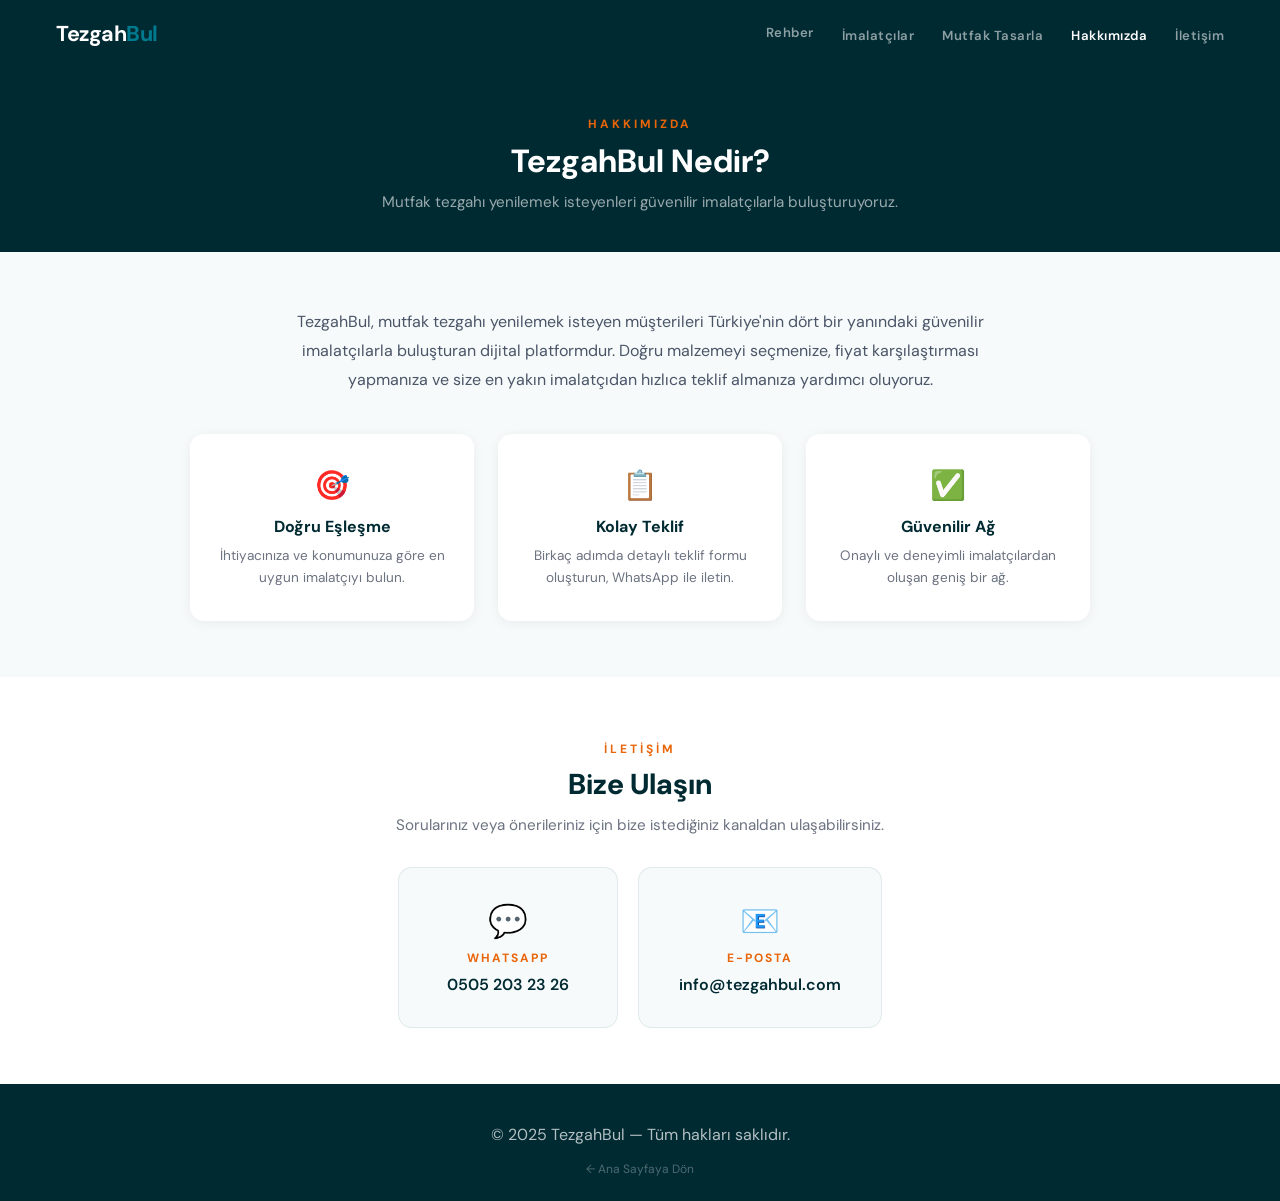
<file: hakkimizda.html>
<!DOCTYPE html>
<html lang="tr">
<head>
<!-- Google Analytics -->
<script async src="https://www.googletagmanager.com/gtag/js?id=G-XXXXXXXXXX"></script>
<script>window.dataLayer=window.dataLayer||[];function gtag(){dataLayer.push(arguments);}gtag('js',new Date());gtag('config','G-XXXXXXXXXX');</script>
<meta charset="UTF-8">
<meta name="viewport" content="width=device-width, initial-scale=1.0">
<title>Hakkımızda — TezgahBul</title>
<meta name="description" content="TezgahBul hakkında: Türkiye'nin mutfak tezgahı karşılaştırma ve teklif platformu. Bize ulaşın.">
<link rel="canonical" href="https://tezgahbul.com/hakkimizda.html">
<meta property="og:title" content="Hakkımızda | TezgahBul">
<meta property="og:description" content="TezgahBul - Türkiye'nin mutfak tezgahı karşılaştırma platformu.">
<meta property="og:type" content="website">
<link href="https://fonts.googleapis.com/css2?family=DM+Sans:ital,opsz,wght@0,9..40,100..1000;1,9..40,100..1000&display=swap" rel="stylesheet">
<link rel="stylesheet" href="navbar.css">
<style>
* { margin: 0; padding: 0; box-sizing: border-box; }
body { font-family: 'DM Sans', sans-serif; background: #f7fafa; color: #1a1a1a; }

/* Page header */
.page-header {
  background: var(--teal);
  padding: 48px var(--gap) 40px;
  text-align: center;
}
.page-eyebrow { font-size: 0.75rem; font-weight: 700; letter-spacing: 3px; text-transform: uppercase; color: var(--orange); margin-bottom: 8px; }
.page-title { font-size: 2rem; font-weight: 800; color: var(--white); margin-bottom: 10px; }
.page-sub { font-size: 0.95rem; color: rgba(255,255,255,0.6); max-width: 560px; margin: 0 auto; }

/* Hakkımızda */
.about-section { padding: 56px var(--gap); background: #f7fafa; }
.about-inner { max-width: 900px; margin: 0 auto; text-align: center; }
.about-text { font-size: 1rem; line-height: 1.8; color: #4a5568; max-width: 720px; margin: 0 auto 40px; }
.about-features { display: grid; grid-template-columns: repeat(3, 1fr); gap: 24px; }
.about-feat {
  background: white; border-radius: 14px; padding: 32px 24px;
  box-shadow: 0 2px 12px rgba(0,0,0,0.06);
}
.about-feat-icon { font-size: 1.8rem; margin-bottom: 12px; }
.about-feat-title { font-size: 1rem; font-weight: 700; color: var(--teal); margin-bottom: 8px; }
.about-feat-desc { font-size: 0.85rem; color: #6b7280; line-height: 1.6; }

/* İletişim */
.contact-section { padding: 64px var(--gap) 56px; background: white; }
.contact-inner { max-width: 700px; margin: 0 auto; text-align: center; }
.contact-eyebrow { font-size: 0.75rem; font-weight: 700; letter-spacing: 3px; text-transform: uppercase; color: var(--orange); margin-bottom: 8px; }
.contact-title { font-size: 1.8rem; font-weight: 800; color: var(--teal); margin-bottom: 12px; }
.contact-sub { font-size: 0.95rem; color: #6b7280; margin-bottom: 32px; }
.contact-cards { display: flex; gap: 20px; justify-content: center; flex-wrap: wrap; }
.contact-card {
  display: flex; flex-direction: column; align-items: center; gap: 8px;
  background: #f7fafa; border: 1px solid rgba(0,91,108,0.1); border-radius: 14px;
  padding: 32px 40px; text-decoration: none; color: var(--teal);
  transition: transform 0.2s, box-shadow 0.2s; min-width: 220px;
}
.contact-card:hover { transform: translateY(-3px); box-shadow: 0 6px 20px rgba(0,91,108,0.12); }
.contact-card-icon { font-size: 2rem; }
.contact-card-label { font-size: 0.75rem; font-weight: 700; letter-spacing: 2px; text-transform: uppercase; color: var(--orange); }
.contact-card-val { font-size: 1rem; font-weight: 600; color: var(--teal); }

/* Footer */
.site-footer {
  background: var(--teal); color: rgba(255,255,255,0.7);
  padding: 40px var(--gap) 24px; text-align: center;
}
.footer-bottom { font-size: 0.75rem; margin-top: 16px; opacity: 0.5; }

@media (max-width: 768px) {
  .page-title { font-size: 1.5rem; }
  .about-features { grid-template-columns: 1fr; gap: 14px; }
  .contact-cards { flex-direction: column; align-items: center; }
}
</style>
</head>
<body>

<nav class="navbar">
  <a href="index.html" class="nav-logo">Tezgah<span>Bul</span></a>
  <button class="nav-toggle" onclick="this.parentElement.querySelector('.nav-links').classList.toggle('open')" aria-label="Menü">☰</button>
  <ul class="nav-links" onclick="this.classList.remove('open')"
    <li><a href="rehber.html">Rehber</a></li>
    <li><a href="imalatcilar.html">İmalatçılar</a></li>
    <li><a href="tasarla.html">Mutfak Tasarla</a></li>
    <li><a href="hakkimizda.html" class="active">Hakkımızda</a></li>
    <li><a href="hakkimizda.html#iletisim">İletişim</a></li>
  </ul>
</nav>

<div class="page-header">
  <div class="page-eyebrow">Hakkımızda</div>
  <h1 class="page-title">TezgahBul Nedir?</h1>
  <p class="page-sub">Mutfak tezgahı yenilemek isteyenleri güvenilir imalatçılarla buluşturuyoruz.</p>
</div>

<section class="about-section">
  <div class="about-inner">
    <p class="about-text">TezgahBul, mutfak tezgahı yenilemek isteyen müşterileri Türkiye'nin dört bir yanındaki güvenilir imalatçılarla buluşturan dijital platformdur. Doğru malzemeyi seçmenize, fiyat karşılaştırması yapmanıza ve size en yakın imalatçıdan hızlıca teklif almanıza yardımcı oluyoruz.</p>
    <div class="about-features">
      <div class="about-feat">
        <div class="about-feat-icon">🎯</div>
        <div class="about-feat-title">Doğru Eşleşme</div>
        <div class="about-feat-desc">İhtiyacınıza ve konumunuza göre en uygun imalatçıyı bulun.</div>
      </div>
      <div class="about-feat">
        <div class="about-feat-icon">📋</div>
        <div class="about-feat-title">Kolay Teklif</div>
        <div class="about-feat-desc">Birkaç adımda detaylı teklif formu oluşturun, WhatsApp ile iletin.</div>
      </div>
      <div class="about-feat">
        <div class="about-feat-icon">✅</div>
        <div class="about-feat-title">Güvenilir Ağ</div>
        <div class="about-feat-desc">Onaylı ve deneyimli imalatçılardan oluşan geniş bir ağ.</div>
      </div>
    </div>
  </div>
</section>

<section class="contact-section" id="iletisim">
  <div class="contact-inner">
    <div class="contact-eyebrow">İletişim</div>
    <h2 class="contact-title">Bize Ulaşın</h2>
    <p class="contact-sub">Sorularınız veya önerileriniz için bize istediğiniz kanaldan ulaşabilirsiniz.</p>
    <div class="contact-cards">
      <a href="https://wa.me/905052032326" target="_blank" class="contact-card">
        <div class="contact-card-icon">💬</div>
        <div class="contact-card-label">WhatsApp</div>
        <div class="contact-card-val">0505 203 23 26</div>
      </a>
      <a href="mailto:info@tezgahbul.com" class="contact-card">
        <div class="contact-card-icon">📧</div>
        <div class="contact-card-label">E-posta</div>
        <div class="contact-card-val">info@tezgahbul.com</div>
      </a>
    </div>
  </div>
</section>

<footer class="site-footer">
  <div>&copy; 2025 TezgahBul — Tüm hakları saklıdır.</div>
  <div class="footer-bottom"><a href="index.html" style="color:rgba(255,255,255,0.6);text-decoration:none;">&larr; Ana Sayfaya Dön</a></div>
</footer>

</body>
</html>
</file>
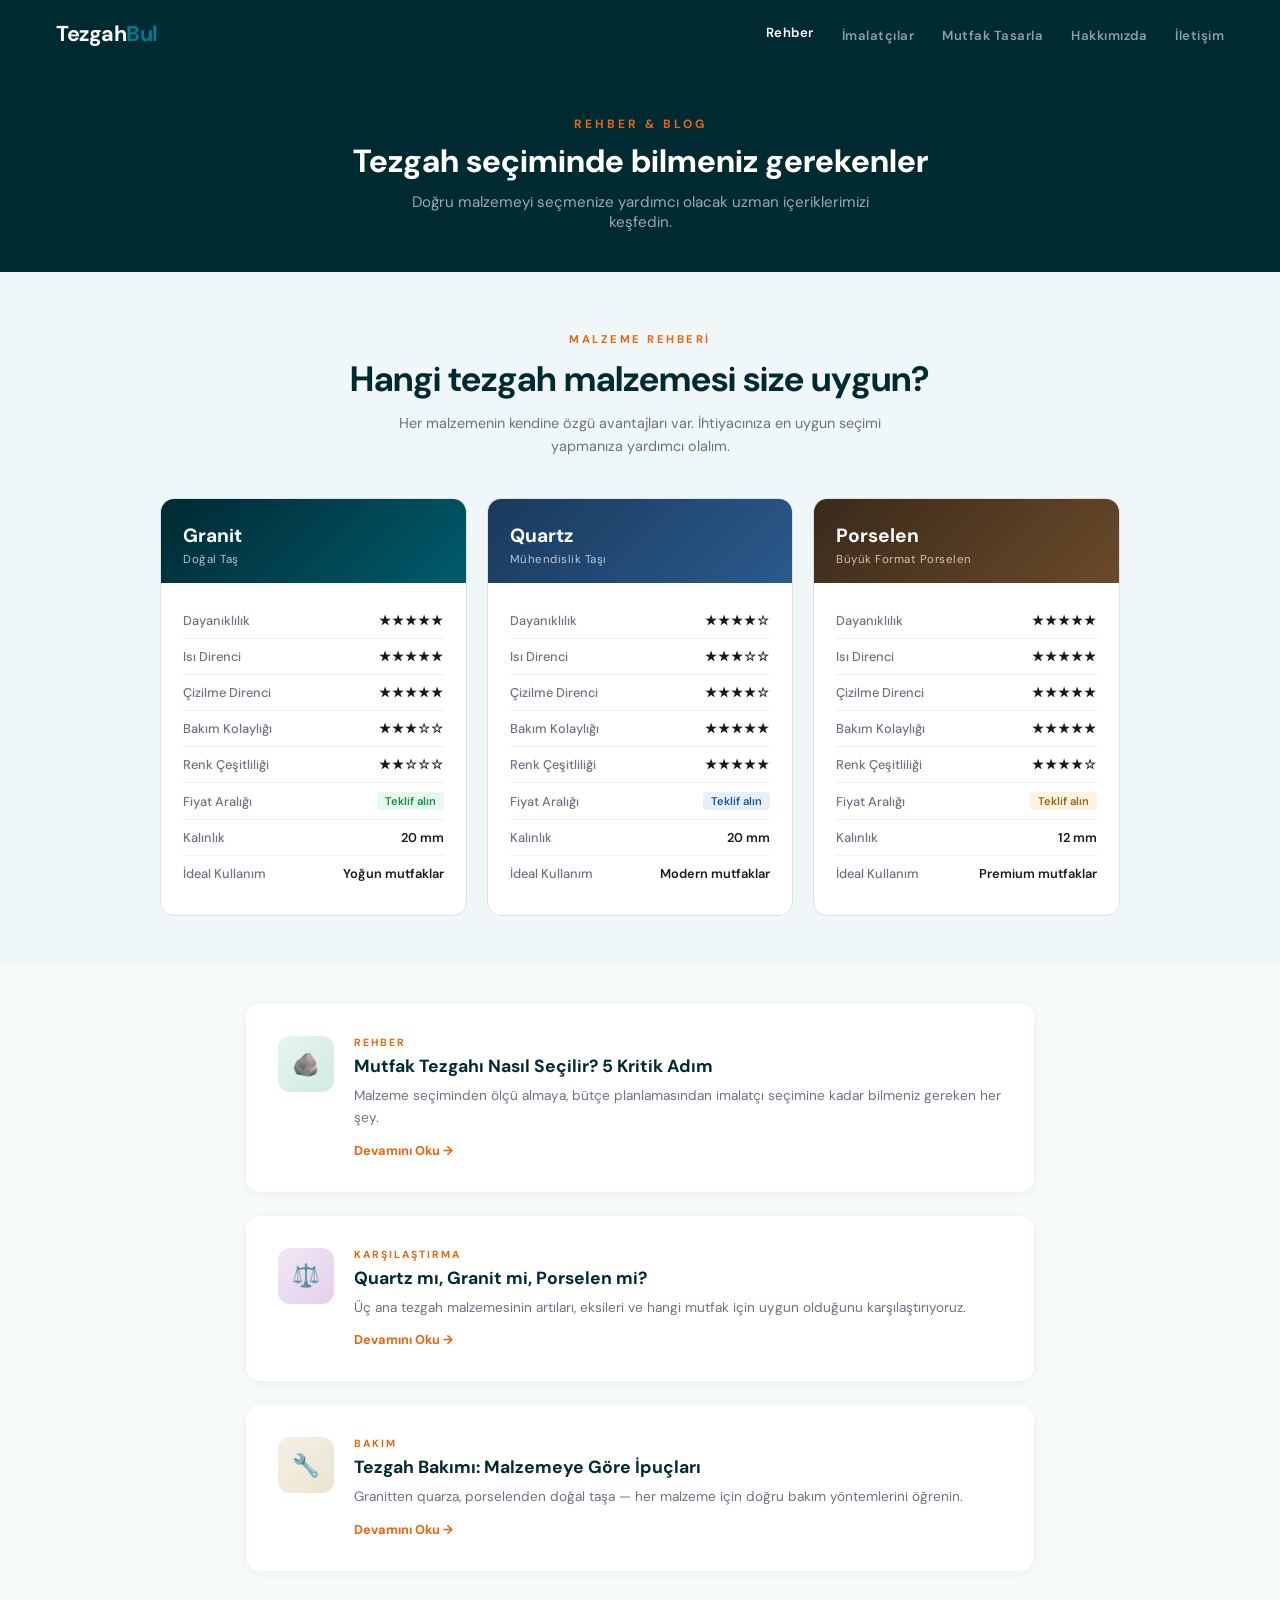
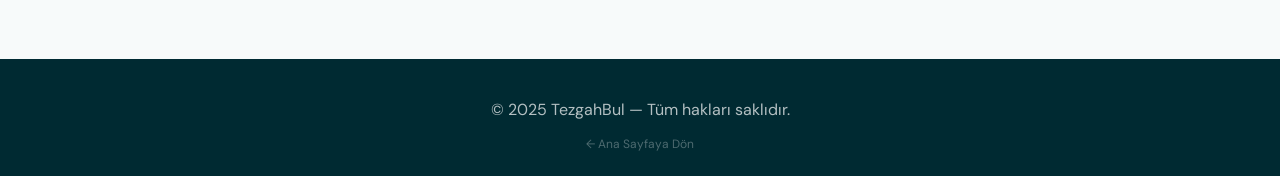
<file: rehber.html>
<!DOCTYPE html>
<html lang="tr">
<head>
<!-- Google Analytics -->
<script async src="https://www.googletagmanager.com/gtag/js?id=G-XXXXXXXXXX"></script>
<script>window.dataLayer=window.dataLayer||[];function gtag(){dataLayer.push(arguments);}gtag('js',new Date());gtag('config','G-XXXXXXXXXX');</script>
<meta charset="UTF-8">
<meta name="viewport" content="width=device-width, initial-scale=1.0">
<title>Rehber & Blog — TezgahBul</title>
<meta name="description" content="Mutfak tezgahı rehberi: Porselen, quartz ve granit tezgah karşılaştırması, bakım ipuçları ve seçim rehberi.">
<link rel="canonical" href="https://tezgahbul.com/rehber.html">
<meta property="og:title" content="Rehber | TezgahBul">
<meta property="og:description" content="Mutfak tezgahı seçim rehberi ve malzeme karşılaştırması.">
<meta property="og:type" content="article">
<link href="https://fonts.googleapis.com/css2?family=DM+Sans:ital,opsz,wght@0,9..40,100..1000;1,9..40,100..1000&display=swap" rel="stylesheet">
<link rel="stylesheet" href="navbar.css">
<style>
* { margin: 0; padding: 0; box-sizing: border-box; }
body { font-family: 'DM Sans', sans-serif; background: #f7fafa; color: #1a1a1a; }

/* Page header */
.page-header {
  background: var(--teal);
  padding: 48px var(--gap) 40px;
  text-align: center;
}
.page-eyebrow { font-size: 0.75rem; font-weight: 700; letter-spacing: 3px; text-transform: uppercase; color: var(--orange); margin-bottom: 8px; }
.page-title { font-size: 2rem; font-weight: 800; color: var(--white); margin-bottom: 10px; }
.page-sub { font-size: 0.95rem; color: rgba(255,255,255,0.6); max-width: 500px; margin: 0 auto; }

/* Blog grid */
.blog-container { max-width: 900px; margin: 0 auto; padding: 40px var(--gap) 64px; }
.blog-card {
  background: white; border-radius: 14px; padding: 32px;
  margin-bottom: 24px; cursor: pointer;
  box-shadow: 0 2px 12px rgba(0,0,0,0.05);
  transition: transform 0.2s, box-shadow 0.2s;
  display: flex; gap: 20px; align-items: flex-start;
}
.blog-card:hover { transform: translateY(-2px); box-shadow: 0 6px 24px rgba(0,0,0,0.1); }
.blog-card-icon {
  width: 56px; height: 56px; border-radius: 12px;
  display: flex; align-items: center; justify-content: center;
  font-size: 1.4rem; flex-shrink: 0;
}
.blog-card-body { flex: 1; }
.blog-card-tag { font-size: 0.65rem; font-weight: 700; letter-spacing: 2px; text-transform: uppercase; color: var(--orange); margin-bottom: 6px; }
.blog-card-title { font-size: 1.1rem; font-weight: 700; color: var(--teal); margin-bottom: 8px; }
.blog-card-excerpt { font-size: 0.85rem; color: #6b7280; line-height: 1.6; margin-bottom: 10px; }
.blog-card-read { font-size: 0.8rem; font-weight: 700; color: var(--orange); }

/* Blog detail (expanded) */
.blog-detail {
  display: none; background: white; border-radius: 14px; padding: 40px 36px;
  margin-bottom: 24px; box-shadow: 0 2px 16px rgba(0,0,0,0.08);
}
.blog-detail.open { display: block; }
.blog-detail h2 { font-size: 1.5rem; font-weight: 800; color: var(--teal); margin-bottom: 16px; }
.blog-detail h3 { font-size: 1.05rem; font-weight: 700; color: var(--teal); margin: 20px 0 8px; }
.blog-detail p { font-size: 0.92rem; color: #374151; line-height: 1.75; margin-bottom: 12px; }
.blog-detail ul { margin: 8px 0 16px 20px; }
.blog-detail li { font-size: 0.9rem; color: #374151; line-height: 1.7; margin-bottom: 4px; }
.blog-detail-close {
  display: inline-block; margin-top: 16px; padding: 8px 20px;
  background: var(--teal); color: white; border: none; border-radius: 8px;
  font-size: 0.82rem; font-weight: 600; cursor: pointer;
}
.blog-detail-close:hover { background: #004854; }

/* ===== MALZEME KARŞILAŞTIRMA ===== */
.compare-section { padding: 60px 24px 48px; background: #f0f7f8; }
.compare-header { text-align: center; margin-bottom: 40px; }
.compare-eyebrow { font-size: 0.7rem; font-weight: 700; letter-spacing: 2.5px; text-transform: uppercase; color: var(--orange); margin-bottom: 10px; }
.compare-title { font-size: clamp(1.6rem, 3.5vw, 2.2rem); font-weight: 700; color: var(--teal); margin-bottom: 10px; }
.compare-sub { font-size: 0.9rem; color: #6b7280; max-width: 520px; margin: 0 auto; line-height: 1.6; }
.compare-grid { display: grid; grid-template-columns: repeat(3, 1fr); gap: 20px; max-width: 960px; margin: 0 auto; }
.compare-card { background: #fff; border-radius: 14px; border: 1.5px solid #e0e0e0; overflow: hidden; transition: transform 0.2s, box-shadow 0.2s; }
.compare-card:hover { transform: translateY(-4px); box-shadow: 0 12px 32px rgba(0,42,50,0.1); }
.compare-card-head { padding: 24px 22px 16px; background: linear-gradient(135deg, var(--teal) 0%, #005b6c 100%); color: #fff; }
.compare-card-head h3 { font-size: 1.2rem; font-weight: 700; margin-bottom: 4px; }
.compare-card-head .cc-type { font-size: 0.72rem; opacity: 0.7; letter-spacing: 0.5px; }
.compare-card-body { padding: 20px 22px 24px; }
.compare-row { display: flex; justify-content: space-between; align-items: center; padding: 9px 0; border-bottom: 1px solid #f0f0f0; font-size: 0.8rem; }
.compare-row:last-child { border-bottom: none; }
.compare-row .cr-label { color: #6b7280; font-weight: 500; }
.compare-row .cr-value { font-weight: 600; color: #1a1a1a; }
.cr-stars { color: var(--orange); letter-spacing: 1px; }
.cr-badge { display: inline-block; padding: 2px 8px; border-radius: 4px; font-size: 0.7rem; font-weight: 600; }
.cr-badge.green { background: #e6f9ee; color: #1a8a4a; }
.cr-badge.blue { background: #e6f0fa; color: #1a5a8a; }
.cr-badge.amber { background: #fef3e0; color: #8a6a1a; }
@media (max-width: 768px) { .compare-grid { grid-template-columns: 1fr; max-width: 400px; } }

/* Footer */
.site-footer {
  background: var(--teal); color: rgba(255,255,255,0.7);
  padding: 40px var(--gap) 24px; text-align: center;
}
.footer-bottom { font-size: 0.75rem; margin-top: 16px; opacity: 0.5; }

@media (max-width: 768px) {
  .page-title { font-size: 1.5rem; }
  .blog-card { flex-direction: column; padding: 24px; }
  .blog-detail { padding: 28px 20px; }
}
</style>
</head>
<body>

<nav class="navbar">
  <a href="index.html" class="nav-logo">Tezgah<span>Bul</span></a>
  <button class="nav-toggle" onclick="this.parentElement.querySelector('.nav-links').classList.toggle('open')" aria-label="Menü">☰</button>
  <ul class="nav-links" onclick="this.classList.remove('open')"
    <li><a href="rehber.html" class="active">Rehber</a></li>
    <li><a href="imalatcilar.html">İmalatçılar</a></li>
    <li><a href="tasarla.html">Mutfak Tasarla</a></li>
    <li><a href="hakkimizda.html">Hakkımızda</a></li>
    <li><a href="hakkimizda.html#iletisim">İletişim</a></li>
  </ul>
</nav>

<div class="page-header">
  <div class="page-eyebrow">Rehber & Blog</div>
  <h1 class="page-title">Tezgah seçiminde bilmeniz gerekenler</h1>
  <p class="page-sub">Doğru malzemeyi seçmenize yardımcı olacak uzman içeriklerimizi keşfedin.</p>
</div>

<!-- ===== MALZEME KARŞILAŞTIRMA ===== -->
<section class="compare-section">
  <div class="compare-header">
    <div class="compare-eyebrow">Malzeme Rehberi</div>
    <div class="compare-title">Hangi tezgah malzemesi size uygun?</div>
    <div class="compare-sub">Her malzemenin kendine özgü avantajları var. İhtiyacınıza en uygun seçimi yapmanıza yardımcı olalım.</div>
  </div>
  <div class="compare-grid">
    <!-- GRANIT -->
    <div class="compare-card">
      <div class="compare-card-head">
        <h3>Granit</h3>
        <div class="cc-type">Doğal Taş</div>
      </div>
      <div class="compare-card-body">
        <div class="compare-row"><span class="cr-label">Dayanıklılık</span><span class="cr-value cr-stars">★★★★★</span></div>
        <div class="compare-row"><span class="cr-label">Isı Direnci</span><span class="cr-value cr-stars">★★★★★</span></div>
        <div class="compare-row"><span class="cr-label">Çizilme Direnci</span><span class="cr-value cr-stars">★★★★★</span></div>
        <div class="compare-row"><span class="cr-label">Bakım Kolaylığı</span><span class="cr-value cr-stars">★★★☆☆</span></div>
        <div class="compare-row"><span class="cr-label">Renk Çeşitliliği</span><span class="cr-value cr-stars">★★☆☆☆</span></div>
        <div class="compare-row"><span class="cr-label">Fiyat Aralığı</span><span class="cr-value"><span class="cr-badge green">Teklif alın</span></span></div>
        <div class="compare-row"><span class="cr-label">Kalınlık</span><span class="cr-value">20 mm</span></div>
        <div class="compare-row"><span class="cr-label">İdeal Kullanım</span><span class="cr-value">Yoğun mutfaklar</span></div>
      </div>
    </div>
    <!-- QUARTZ -->
    <div class="compare-card">
      <div class="compare-card-head" style="background:linear-gradient(135deg,#1a3a5c 0%,#2a5a8c 100%)">
        <h3>Quartz</h3>
        <div class="cc-type">Mühendislik Taşı</div>
      </div>
      <div class="compare-card-body">
        <div class="compare-row"><span class="cr-label">Dayanıklılık</span><span class="cr-value cr-stars">★★★★☆</span></div>
        <div class="compare-row"><span class="cr-label">Isı Direnci</span><span class="cr-value cr-stars">★★★☆☆</span></div>
        <div class="compare-row"><span class="cr-label">Çizilme Direnci</span><span class="cr-value cr-stars">★★★★☆</span></div>
        <div class="compare-row"><span class="cr-label">Bakım Kolaylığı</span><span class="cr-value cr-stars">★★★★★</span></div>
        <div class="compare-row"><span class="cr-label">Renk Çeşitliliği</span><span class="cr-value cr-stars">★★★★★</span></div>
        <div class="compare-row"><span class="cr-label">Fiyat Aralığı</span><span class="cr-value"><span class="cr-badge blue">Teklif alın</span></span></div>
        <div class="compare-row"><span class="cr-label">Kalınlık</span><span class="cr-value">20 mm</span></div>
        <div class="compare-row"><span class="cr-label">İdeal Kullanım</span><span class="cr-value">Modern mutfaklar</span></div>
      </div>
    </div>
    <!-- PORSELEN -->
    <div class="compare-card">
      <div class="compare-card-head" style="background:linear-gradient(135deg,#3a2a1a 0%,#6a4a2a 100%)">
        <h3>Porselen</h3>
        <div class="cc-type">Büyük Format Porselen</div>
      </div>
      <div class="compare-card-body">
        <div class="compare-row"><span class="cr-label">Dayanıklılık</span><span class="cr-value cr-stars">★★★★★</span></div>
        <div class="compare-row"><span class="cr-label">Isı Direnci</span><span class="cr-value cr-stars">★★★★★</span></div>
        <div class="compare-row"><span class="cr-label">Çizilme Direnci</span><span class="cr-value cr-stars">★★★★★</span></div>
        <div class="compare-row"><span class="cr-label">Bakım Kolaylığı</span><span class="cr-value cr-stars">★★★★★</span></div>
        <div class="compare-row"><span class="cr-label">Renk Çeşitliliği</span><span class="cr-value cr-stars">★★★★☆</span></div>
        <div class="compare-row"><span class="cr-label">Fiyat Aralığı</span><span class="cr-value"><span class="cr-badge amber">Teklif alın</span></span></div>
        <div class="compare-row"><span class="cr-label">Kalınlık</span><span class="cr-value">12 mm</span></div>
        <div class="compare-row"><span class="cr-label">İdeal Kullanım</span><span class="cr-value">Premium mutfaklar</span></div>
      </div>
    </div>
  </div>
</section>

<div class="blog-container">

  <!-- Blog 1 -->
  <div class="blog-card" onclick="toggleBlog('detail1', this)">
    <div class="blog-card-icon" style="background:linear-gradient(135deg,#e8f4f0,#d0ebe4)">🪨</div>
    <div class="blog-card-body">
      <div class="blog-card-tag">Rehber</div>
      <div class="blog-card-title">Mutfak Tezgahı Nasıl Seçilir? 5 Kritik Adım</div>
      <div class="blog-card-excerpt">Malzeme seçiminden ölçü almaya, bütçe planlamasından imalatçı seçimine kadar bilmeniz gereken her şey.</div>
      <span class="blog-card-read">Devamını Oku →</span>
    </div>
  </div>
  <div class="blog-detail" id="detail1">
    <h2>Mutfak Tezgahı Nasıl Seçilir? 5 Kritik Adım</h2>
    <p>Mutfak tezgahı seçimi, mutfağınızın hem estetiğini hem de kullanım ömrünü doğrudan etkiler. Doğru karar vermek için bu 5 adımı takip edin.</p>
    <h3>1. İhtiyacınızı Belirleyin</h3>
    <p>Sadece tezgah mı değiştirmek istiyorsunuz, yoksa mutfağı komple mi yeniliyorsunuz? Mevcut dolaplarınızın durumu, tezgah kalınlığı ve tipini belirler.</p>
    <h3>2. Malzemeyi Tanıyın</h3>
    <p>Üç ana malzeme grubu vardır: <strong>Granit</strong> (doğal, çok sert), <strong>Quartz</strong> (mühendislik taşı, gözeneksiz), <strong>Porselen</strong> (büyük format, ince ve hafif). Her birinin avantaj ve dezavantajları farklıdır.</p>
    <h3>3. Bütçenizi Planlayın</h3>
    <p>Metrekare başına fiyatlar malzemeye ve markaya göre değişir. İşçilik ve montaj genellikle fiyata dahildir.</p>
    <h3>4. Doğru Ölçü Alın</h3>
    <p>Tezgah tipi (düz, L, U veya ada) ve kenar uzunlukları doğru ölçülmelidir. Standart derinlik 60 cm'dir. Hatalı ölçü = ek maliyet demektir.</p>
    <h3>5. Güvenilir İmalatçı Seçin</h3>
    <p>Referansları kontrol edin, garanti koşullarını sorun ve mümkünse showroom'u ziyaret edin. TezgahBul olarak biz bu süreci sizin için kolaylaştırıyoruz.</p>
    <button class="blog-detail-close" onclick="event.stopPropagation();closeBlog('detail1')">Kapat</button>
  </div>

  <!-- Blog 2 -->
  <div class="blog-card" onclick="toggleBlog('detail2', this)">
    <div class="blog-card-icon" style="background:linear-gradient(135deg,#f0e8f4,#e4d0eb)">⚖️</div>
    <div class="blog-card-body">
      <div class="blog-card-tag">Karşılaştırma</div>
      <div class="blog-card-title">Quartz mı, Granit mi, Porselen mi?</div>
      <div class="blog-card-excerpt">Üç ana tezgah malzemesinin artıları, eksileri ve hangi mutfak için uygun olduğunu karşılaştırıyoruz.</div>
      <span class="blog-card-read">Devamını Oku →</span>
    </div>
  </div>
  <div class="blog-detail" id="detail2">
    <h2>Quartz mı, Granit mi, Porselen mi?</h2>
    <p>Bu üç malzeme mutfak tezgahı dünyasının en popüler seçenekleridir. Hangisi sizin için doğru?</p>
    <h3>Granit — Doğanın Gücü</h3>
    <ul>
      <li><strong>Artıları:</strong> Çok sert, ısıya dayanıklı, her plaka benzersiz, çizilmez</li>
      <li><strong>Eksileri:</strong> Gözenekli olduğu için emprenye gerektirir, renk seçeneği sınırlı</li>
      <li><strong>Kime uygun:</strong> Yoğun yemek yapan, doğal görünüm seven mutfaklar</li>
    </ul>
    <h3>Quartz — Mühendislik Harikası</h3>
    <ul>
      <li><strong>Artıları:</strong> Gözeneksiz, hijyenik, çok geniş renk seçeneği, kolay bakım</li>
      <li><strong>Eksileri:</strong> Yüksek ısıya hassas (sıcak tencere direkt konmamalı)</li>
      <li><strong>Kime uygun:</strong> Modern, temiz görünüm isteyen, bakım kolaylığı arayan mutfaklar</li>
    </ul>
    <h3>Porselen — Yeni Nesil</h3>
    <ul>
      <li><strong>Artıları:</strong> Çizilmez, ısıya dayanıklı, UV dirençli, ince ve hafif, çok büyük boyutlar</li>
      <li><strong>Eksileri:</strong> Kenar darbelere hassas, montaj uzmanlık gerektirir</li>
      <li><strong>Kime uygun:</strong> Premium mutfaklar, minimalist tasarım sevenler, dış mekan kullanımı</li>
    </ul>
    <button class="blog-detail-close" onclick="event.stopPropagation();closeBlog('detail2')">Kapat</button>
  </div>

  <!-- Blog 3 -->
  <div class="blog-card" onclick="toggleBlog('detail3', this)">
    <div class="blog-card-icon" style="background:linear-gradient(135deg,#f4f0e8,#ebe4d0)">🔧</div>
    <div class="blog-card-body">
      <div class="blog-card-tag">Bakım</div>
      <div class="blog-card-title">Tezgah Bakımı: Malzemeye Göre İpuçları</div>
      <div class="blog-card-excerpt">Granitten quarza, porselenden doğal taşa — her malzeme için doğru bakım yöntemlerini öğrenin.</div>
      <span class="blog-card-read">Devamını Oku →</span>
    </div>
  </div>
  <div class="blog-detail" id="detail3">
    <h2>Tezgah Bakımı: Malzemeye Göre İpuçları</h2>
    <p>Tezgahınızın ömrünü uzatmak ve ilk günkü görünümünü korumak için malzemenize uygun bakım çok önemlidir.</p>
    <h3>Granit Bakımı</h3>
    <ul>
      <li>Yılda 1-2 kez emprenye (su geçirmezlik) uygulaması yapın</li>
      <li>Asitli sıvıları (limon, sirke) hemen silin</li>
      <li>Günlük temizlikte pH nötr deterjan kullanın</li>
      <li>Kesme tahtası kullanın — bıçak granitten zarar görmez ama direkt üstünde kesmeyin</li>
    </ul>
    <h3>Quartz Bakımı</h3>
    <ul>
      <li>Emprenye gerekmez (gözeneksiz yapı)</li>
      <li>Sıcak tencereyi asla direkt koymayın — termal şok riski</li>
      <li>Günlük temizlikte ıslak bez ve az deterjan yeterli</li>
      <li>Aşındırıcı temizleyicilerden kaçının</li>
    </ul>
    <h3>Porselen Bakımı</h3>
    <ul>
      <li>En az bakım gerektiren malzemedir</li>
      <li>Herhangi bir kimyasal temizleyici kullanılabilir</li>
      <li>Sıcak tencere direkt konabilir (ısıya çok dayanıklı)</li>
      <li>Kenar darbelerden koruyun — düşme ve çarpma ile kırılabilir</li>
    </ul>
    <button class="blog-detail-close" onclick="event.stopPropagation();closeBlog('detail3')">Kapat</button>
  </div>

</div>

<footer class="site-footer">
  <div>© 2025 TezgahBul — Tüm hakları saklıdır.</div>
  <div class="footer-bottom"><a href="index.html" style="color:rgba(255,255,255,0.6);text-decoration:none;">← Ana Sayfaya Dön</a></div>
</footer>

<script>
function toggleBlog(id, card) {
  const detail = document.getElementById(id);
  const isOpen = detail.classList.contains('open');
  // Close all
  document.querySelectorAll('.blog-detail').forEach(d => d.classList.remove('open'));
  if (!isOpen) {
    detail.classList.add('open');
    setTimeout(() => detail.scrollIntoView({behavior:'smooth', block:'start'}), 100);
  }
}
function closeBlog(id) {
  document.getElementById(id).classList.remove('open');
}
</script>
</body>
</html>
</file>
<file: navbar.css>
/* ===== SHARED NAVBAR — TezgahBul ===== */
:root {
  --teal:       #002A32;
  --teal-mid:   #005b6c;
  --teal-light: #007a8f;
  --orange:     #e8650a;
  --white:      #ffffff;
  --gap: min(56px, 5vw);
}

.navbar {
  position: sticky;
  top: 0; left: 0; right: 0;
  z-index: 100;
  height: 68px;
  background: var(--teal);
  display: flex;
  align-items: center;
  justify-content: space-between;
  padding: 0 var(--gap);
}

.nav-logo {
  font-size: 1.35rem;
  font-weight: 700;
  color: var(--white);
  letter-spacing: -0.5px;
  text-decoration: none;
  cursor: pointer;
}

.nav-logo span {
  color: var(--teal-light);
}

.nav-links {
  list-style: none;
  display: flex;
  gap: 28px;
}

.nav-links a {
  color: rgba(255,255,255,0.55);
  text-decoration: none;
  font-size: 0.82rem;
  font-weight: 600;
  letter-spacing: 0.5px;
  transition: color 0.2s;
}

.nav-links a:hover,
.nav-links a.active {
  color: var(--white);
}

/* Hamburger toggle */
.nav-toggle {
  display: none;
  background: none;
  border: none;
  color: var(--white);
  font-size: 1.5rem;
  cursor: pointer;
  padding: 4px 8px;
  line-height: 1;
}

@media (max-width: 768px) {
  .nav-toggle { display: block; }
  .nav-links {
    display: none;
    position: fixed;
    top: 68px;
    left: 0;
    right: 0;
    bottom: 0;
    z-index: 200;
    background: rgba(0, 42, 50, 0.97);
    flex-direction: column;
    padding: 32px 24px;
    gap: 20px;
    backdrop-filter: blur(8px);
    -webkit-backdrop-filter: blur(8px);
  }
  .nav-links.open { display: flex; }
  .nav-links a { font-size: 1.1rem; color: rgba(255,255,255,0.85); }
}
</file>
